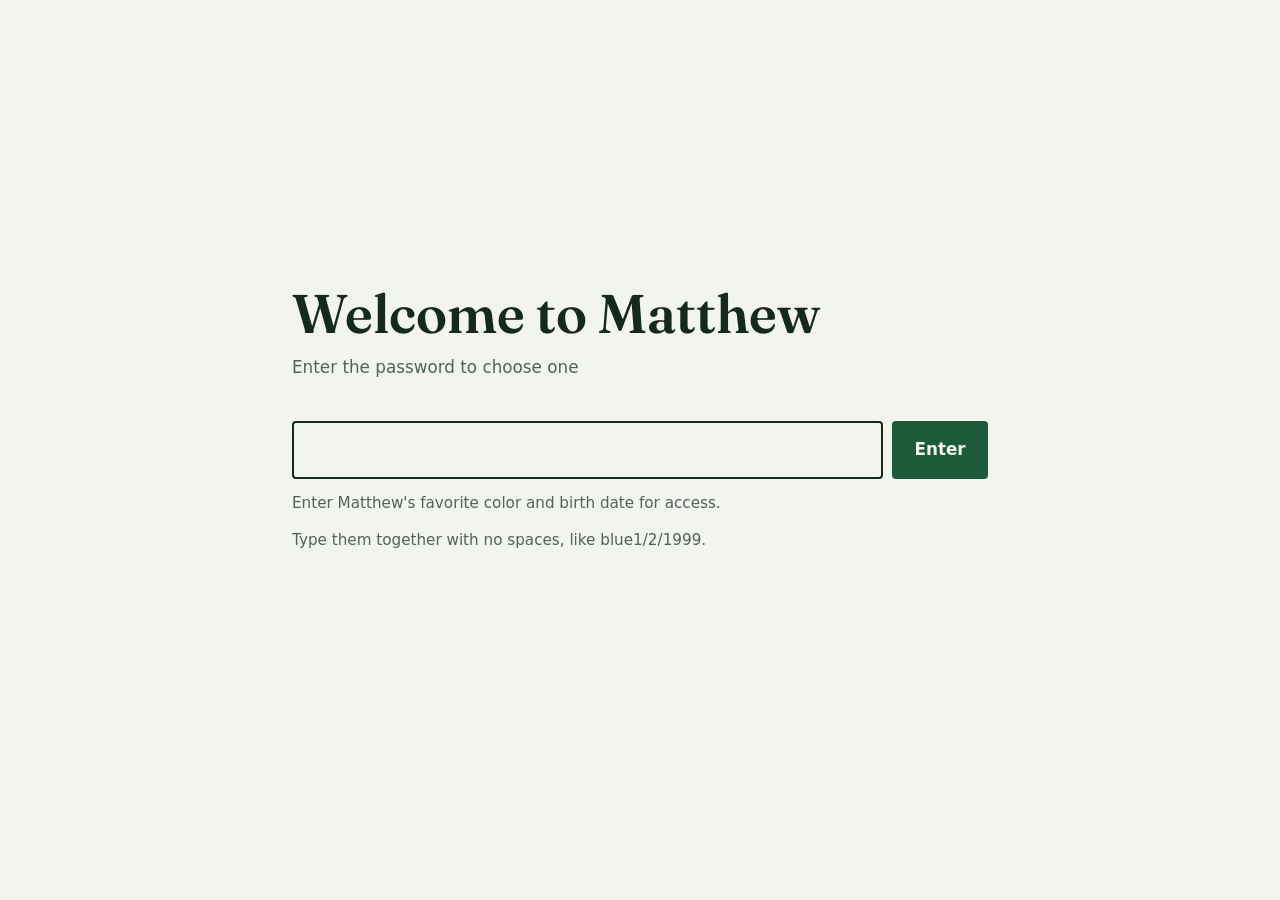
<file: index.html>
<!DOCTYPE html>
<html lang="en">
<head>
<meta charset="utf-8">
<meta name="viewport" content="width=device-width, initial-scale=1">
<title>Matthew</title>
<link rel="stylesheet" href="https://fonts.googleapis.com/css2?family=Fraunces:wght@600&display=swap">
<link rel="stylesheet" href="style.css">
</head>
<body>
<main class="wrap gate">
  <div>
    <h1>Welcome to Matthew</h1>

    <div id="lock">
      <p class="lede">Enter the password to choose one</p>
      <form id="form">
        <label for="pw" hidden>Password</label>
        <input id="pw" type="password" autocomplete="off" required>
        <button type="submit">Enter</button>
      </form>
      <p class="hint">Enter Matthew's favorite color and birth date for access.</p>
      <p class="hint">Type them together with no spaces, like blue1/2/1999.</p>
      <p id="error" role="alert"></p>
    </div>

    <div id="choose" hidden>
      <p class="lede">Choose a side.</p>
      <div class="doors">
        <a class="door" href="professional.html"><strong>Professional</strong>LinkedIn, projects, research, referrals</a>
        <a class="door personal" href="personal.html"><strong>Personal</strong>Books, paintings, opinions, lessons</a>
      </div>
    </div>
  </div>
</main>
<script src="auth.js"></script>
<script>
const lockEl = document.getElementById("lock"), chooseEl = document.getElementById("choose");
function showChoice(){ lockEl.hidden = true; chooseEl.hidden = false; }
if (isUnlocked()) showChoice();

document.getElementById("form").addEventListener("submit", async (e) => {
  e.preventDefault();
  const ok = await checkPassword(document.getElementById("pw").value);
  if (ok) { unlock(); showChoice(); }
  else { document.getElementById("error").textContent = "That doesn't match. Check the color and date and try again."; }
});
</script>
</body>
</html>
</file>
<file: style.css>
:root{
  --paper:#f2f5ee; --ink:#16291d; --muted:#506356; --line:#cfd9cb;
  --green:#2c7a4b; --green-deep:#1d5a37; --tint:#e3ecde;
  --serif:"Fraunces",Georgia,"Times New Roman",serif;
  --sans:system-ui,-apple-system,"Segoe UI",Roboto,sans-serif;
}
@media (prefers-color-scheme:dark){
  :root{--paper:#101a14; --ink:#e6efe3; --muted:#9db0a2; --line:#27382d; --green:#5fbf86; --green-deep:#7ed3a2; --tint:#18271e;}
}
*{box-sizing:border-box}
html{scroll-behavior:smooth}
body{margin:0;background:var(--paper);color:var(--ink);font:1.05rem/1.65 var(--sans)}
a{color:var(--green-deep)}
a:focus-visible,button:focus-visible,input:focus-visible{outline:3px solid var(--green);outline-offset:2px}
.wrap{max-width:46rem;margin:0 auto;padding:3rem 1.25rem 5rem}
h1,h2{font-family:var(--serif);font-weight:600;line-height:1.15;margin:0}
h1{font-size:clamp(2.2rem,6vw,3.4rem);margin-bottom:.5rem}
h2{font-size:1.6rem;margin-bottom:1rem}
.lede{color:var(--muted);margin:0 0 2.5rem;max-width:34rem}
nav.top{display:flex;justify-content:space-between;gap:1rem;font-size:.95rem;margin-bottom:3rem}
section{padding:2rem 0;border-top:2px solid var(--line)}
ul.plain{list-style:none;padding:0;margin:0}
ul.plain li{padding:.9rem 0;border-bottom:1px solid var(--line)}
ul.plain li:last-child{border-bottom:0}
.meta{display:block;color:var(--muted);font-size:.92rem}
.grid{display:grid;grid-template-columns:repeat(auto-fill,minmax(12rem,1fr));gap:1rem}
figure{margin:0}
.ph{aspect-ratio:4/5;background:var(--tint);border:1px dashed var(--green);display:grid;place-items:center;color:var(--muted);font-size:.9rem}
figure img{width:100%;aspect-ratio:4/5;object-fit:cover;display:block}
figcaption{font-size:.92rem;margin-top:.4rem}
blockquote{margin:0;padding-left:1rem;border-left:4px solid var(--green)}

/* gate */
.gate{min-height:100vh;display:grid;align-items:center}
form{display:flex;flex-wrap:wrap;gap:.6rem;margin-top:1.5rem}
input[type=password]{flex:1 1 14rem;padding:.8rem 1rem;font:inherit;border:2px solid var(--ink);background:transparent;color:var(--ink);border-radius:4px}
button{padding:.8rem 1.4rem;font:inherit;font-weight:600;background:var(--green-deep);color:var(--paper);border:0;border-radius:4px;cursor:pointer}
@media (prefers-color-scheme:dark){button{color:#0d1711}}
.hint{margin:.75rem 0 0;color:var(--muted);font-size:.95rem}
#error{color:#b3261e;min-height:1.5rem;margin:.5rem 0 0}
@media (prefers-color-scheme:dark){#error{color:#ff8a80}}
.doors{display:grid;gap:1rem;margin-top:2rem}
@media (min-width:36rem){.doors{grid-template-columns:1fr 1fr}}
.door{display:block;padding:1.5rem;border:2px solid var(--ink);border-radius:4px;text-decoration:none;color:var(--ink)}
.door:hover{background:var(--tint)}
.door strong{display:block;font-family:var(--serif);font-size:1.5rem}
.door.personal{border-color:var(--green)}
[hidden]{display:none!important}
</file>
